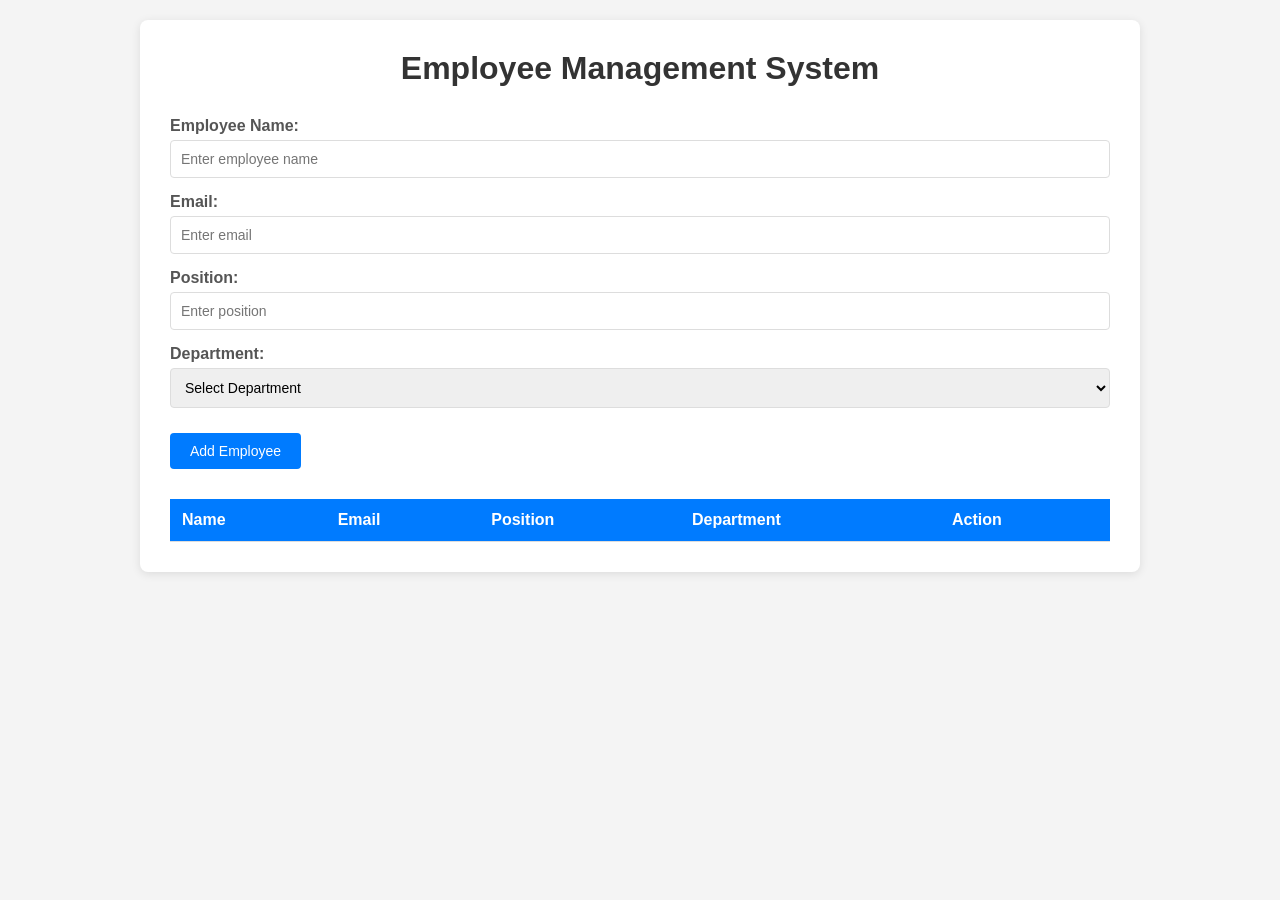
<file: index.html>
<!DOCTYPE html>
<html lang="en">
<head>
    <meta charset="UTF-8">
    <meta name="viewport" content="width=device-width, initial-scale=1.0">
    <title>Employee Management System</title>
    <style>
        * {
            margin: 0;
            padding: 0;
            box-sizing: border-box;
        }
        
        body {
            font-family: Arial, sans-serif;
            background-color: #f4f4f4;
            padding: 20px;
        }
        
        .container {
            max-width: 1000px;
            margin: 0 auto;
            background-color: white;
            padding: 30px;
            border-radius: 8px;
            box-shadow: 0 2px 10px rgba(0,0,0,0.1);
        }
        
        h1 {
            color: #333;
            margin-bottom: 30px;
            text-align: center;
        }
        
        .form-group {
            margin-bottom: 15px;
        }
        
        label {
            display: block;
            margin-bottom: 5px;
            color: #555;
            font-weight: bold;
        }
        
        input, select {
            width: 100%;
            padding: 10px;
            border: 1px solid #ddd;
            border-radius: 4px;
            font-size: 14px;
        }
        
        button {
            background-color: #007bff;
            color: white;
            padding: 10px 20px;
            border: none;
            border-radius: 4px;
            cursor: pointer;
            font-size: 14px;
            margin-top: 10px;
        }
        
        button:hover {
            background-color: #0056b3;
        }
        
        table {
            width: 100%;
            border-collapse: collapse;
            margin-top: 30px;
        }
        
        th, td {
            padding: 12px;
            text-align: left;
            border-bottom: 1px solid #ddd;
        }
        
        th {
            background-color: #007bff;
            color: white;
        }
        
        tr:hover {
            background-color: #f5f5f5;
        }
        
        .delete-btn {
            background-color: #dc3545;
            padding: 5px 10px;
            font-size: 12px;
        }
        
        .delete-btn:hover {
            background-color: #c82333;
        }
    </style>
</head>
<body>
    <div class="container">
        <h1>Employee Management System</h1>
        
        <div class="form-group">
            <label for="name">Employee Name:</label>
            <input type="text" id="name" placeholder="Enter employee name">
        </div>
        
        <div class="form-group">
            <label for="email">Email:</label>
            <input type="email" id="email" placeholder="Enter email">
        </div>
        
        <div class="form-group">
            <label for="position">Position:</label>
            <input type="text" id="position" placeholder="Enter position">
        </div>
        
        <div class="form-group">
            <label for="department">Department:</label>
            <select id="department">
                <option value="">Select Department</option>
                <option value="HR">HR</option>
                <option value="IT">IT</option>
                <option value="Sales">Sales</option>
                <option value="Finance">Finance</option>
            </select>
        </div>
        
        <button onclick="addEmployee()">Add Employee</button>
        
        <table id="employeeTable">
            <thead>
                <tr>
                    <th>Name</th>
                    <th>Email</th>
                    <th>Position</th>
                    <th>Department</th>
                    <th>Action</th>
                </tr>
            </thead>
            <tbody id="tableBody">
            </tbody>
        </table>
    </div>
    
    <script>
        let employees = [];
        
        function addEmployee() {
            const name = document.getElementById('name').value;
            const email = document.getElementById('email').value;
            const position = document.getElementById('position').value;
            const department = document.getElementById('department').value;
            
            if (!name || !email || !position || !department) {
                alert('Please fill in all fields');
                return;
            }
            
            const employee = { name, email, position, department };
            employees.push(employee);
            clearForm();
            displayEmployees();
        }
        
        function displayEmployees() {
            const tableBody = document.getElementById('tableBody');
            tableBody.innerHTML = '';
            
            employees.forEach((emp, index) => {
                const row = `
                    <tr>
                        <td>${emp.name}</td>
                        <td>${emp.email}</td>
                        <td>${emp.position}</td>
                        <td>${emp.department}</td>
                        <td><button class="delete-btn" onclick="deleteEmployee(${index})">Delete</button></td>
                    </tr>
                `;
                tableBody.innerHTML += row;
            });
        }
        
        function deleteEmployee(index) {
            employees.splice(index, 1);
            displayEmployees();
        }
        
        function clearForm() {
            document.getElementById('name').value = '';
            document.getElementById('email').value = '';
            document.getElementById('position').value = '';
            document.getElementById('department').value = '';
        }
    </script>
</body>
</html>
</file>
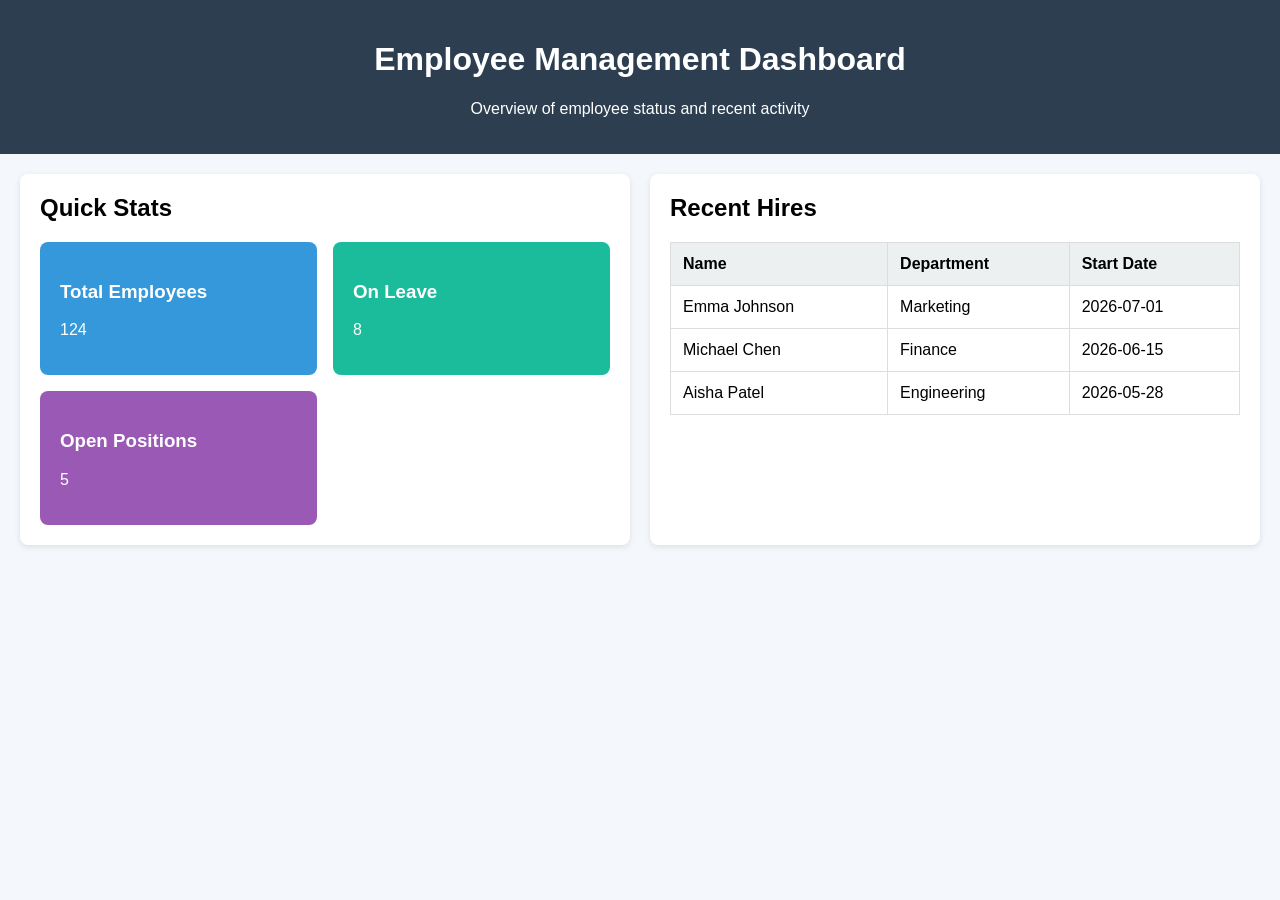
<file: dashboard.html>
<!DOCTYPE html>
<html lang="en">
<head>
  <meta charset="UTF-8">
  <meta name="viewport" content="width=device-width, initial-scale=1.0">
  <title>Employee Management Dashboard</title>
  <style>
    body {
      font-family: Arial, sans-serif;
      margin: 0;
      padding: 0;
      background-color: #f4f7fb;
    }
    header {
      background-color: #2c3e50;
      color: white;
      padding: 20px;
      text-align: center;
    }
    .container {
      display: flex;
      gap: 20px;
      padding: 20px;
    }
    .card {
      background: white;
      border-radius: 8px;
      box-shadow: 0 2px 6px rgba(0, 0, 0, 0.1);
      flex: 1;
      padding: 20px;
    }
    .card h2 {
      margin-top: 0;
    }
    table {
      width: 100%;
      border-collapse: collapse;
    }
    table th,
    table td {
      border: 1px solid #ddd;
      padding: 12px;
      text-align: left;
    }
    table th {
      background-color: #ecf0f1;
    }
    .stats {
      display: grid;
      gap: 16px;
      grid-template-columns: repeat(auto-fit, minmax(180px, 1fr));
    }
    .stat-box {
      background-color: #3498db;
      color: white;
      border-radius: 8px;
      padding: 20px;
    }
    .stat-box:nth-child(2) {
      background-color: #1abc9c;
    }
    .stat-box:nth-child(3) {
      background-color: #9b59b6;
    }
  </style>
</head>
<body>
  <header>
    <h1>Employee Management Dashboard</h1>
    <p>Overview of employee status and recent activity</p>
  </header>

  <div class="container">
    <section class="card">
      <h2>Quick Stats</h2>
      <div class="stats">
        <div class="stat-box">
          <h3>Total Employees</h3>
          <p>124</p>
        </div>
        <div class="stat-box">
          <h3>On Leave</h3>
          <p>8</p>
        </div>
        <div class="stat-box">
          <h3>Open Positions</h3>
          <p>5</p>
        </div>
      </div>
    </section>

    <section class="card">
      <h2>Recent Hires</h2>
      <table>
        <thead>
          <tr>
            <th>Name</th>
            <th>Department</th>
            <th>Start Date</th>
          </tr>
        </thead>
        <tbody>
          <tr>
            <td>Emma Johnson</td>
            <td>Marketing</td>
            <td>2026-07-01</td>
          </tr>
          <tr>
            <td>Michael Chen</td>
            <td>Finance</td>
            <td>2026-06-15</td>
          </tr>
          <tr>
            <td>Aisha Patel</td>
            <td>Engineering</td>
            <td>2026-05-28</td>
          </tr>
        </tbody>
      </table>
    </section>
  </div>
</body>
</html>
</file>
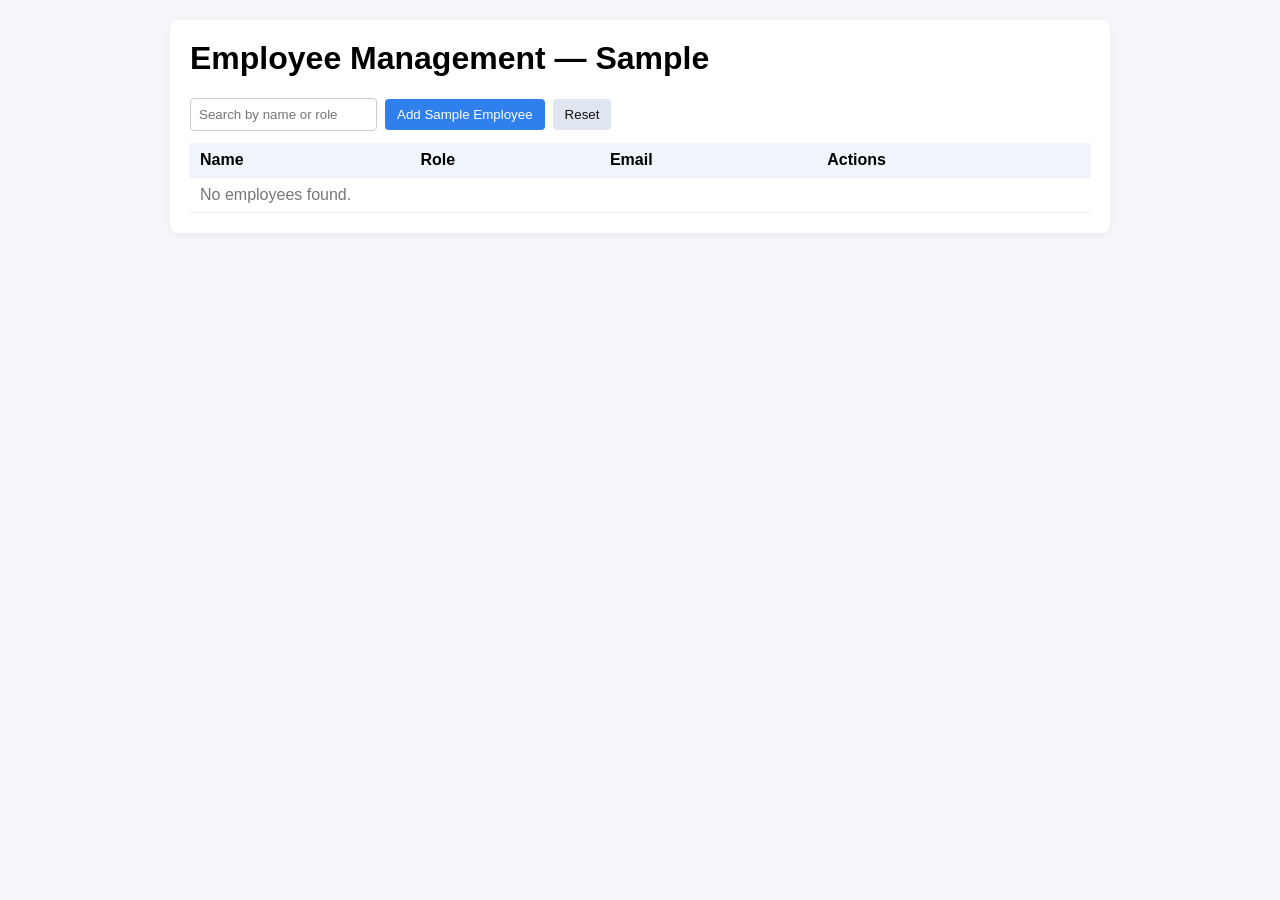
<file: home.html>
<!doctype html>
<html lang="en">
<head>
	<meta charset="utf-8" />
	<meta name="viewport" content="width=device-width,initial-scale=1" />
	<title>Employee Management - Home</title>
	<style>
		body{font-family:Arial,Helvetica,sans-serif;margin:0;padding:20px;background:#f5f7fb}
		.container{max-width:900px;margin:0 auto;background:#fff;padding:20px;border-radius:8px;box-shadow:0 2px 8px rgba(0,0,0,0.06)}
		h1{margin-top:0}
		table{width:100%;border-collapse:collapse;margin-top:12px}
		th,td{padding:8px 10px;border-bottom:1px solid #eee;text-align:left}
		th{background:#f0f4fb}
		.controls{display:flex;gap:8px;align-items:center}
		input[type="text"]{padding:8px;border:1px solid #ccc;border-radius:4px}
		button{padding:8px 12px;border:none;background:#2f80ed;color:#fff;border-radius:4px;cursor:pointer}
		button.secondary{background:#e0e6ef;color:#111}
		.empty{color:#777;padding:12px;text-align:center}
	</style>
</head>
<body>
	<div class="container">
		<h1>Employee Management — Sample</h1>
		<div class="controls">
			<input id="search" type="text" placeholder="Search by name or role" />
			<button id="addBtn">Add Sample Employee</button>
			<button id="resetBtn" class="secondary">Reset</button>
		</div>

		<table id="employeeTable" aria-label="Employee list">
			<thead>
				<tr><th>Name</th><th>Role</th><th>Email</th><th>Actions</th></tr>
			</thead>
			<tbody id="tbody">
				<tr class="empty"><td colspan="4">No employees. Click "Add Sample Employee" to populate.</td></tr>
			</tbody>
		</table>
	</div>

	<script>
		const sample = [
			{name:'Alice Johnson',role:'Software Engineer',email:'alice.j@example.com'},
			{name:'Bob Lee',role:'Product Manager',email:'bob.lee@example.com'},
			{name:'Clara Kim',role:'Designer',email:'clara.kim@example.com'}
		];

		const tbody = document.getElementById('tbody');
		const search = document.getElementById('search');

		function render(list){
			tbody.innerHTML = '';
			if(!list.length){
				tbody.innerHTML = '<tr class="empty"><td colspan="4">No employees found.</td></tr>';
				return;
			}
			list.forEach((e,idx)=>{
				const tr = document.createElement('tr');
				tr.innerHTML = `
					<td>${e.name}</td>
					<td>${e.role}</td>
					<td>${e.email}</td>
					<td><button data-idx="${idx}" class="delete">Delete</button></td>
				`;
				tbody.appendChild(tr);
			});
		}

		let current = [];

		document.getElementById('addBtn').addEventListener('click', ()=>{
			current = current.concat(sample.map(s => ({...s}))); // append copies
			render(current);
		});

		document.getElementById('resetBtn').addEventListener('click', ()=>{
			current = [];
			render(current);
			search.value = '';
		});

		search.addEventListener('input', ()=>{
			const q = search.value.trim().toLowerCase();
			if(!q) return render(current);
			render(current.filter(e => e.name.toLowerCase().includes(q) || e.role.toLowerCase().includes(q) || e.email.toLowerCase().includes(q)));
		});

		tbody.addEventListener('click', (ev)=>{
			if(ev.target.matches('button.delete')){
				const idx = Number(ev.target.dataset.idx);
				if(!Number.isFinite(idx)) return;
				current.splice(idx,1);
				render(current);
			}
		});

		// initial empty state
		render(current);
	</script>
</body>
</html>
</file>
